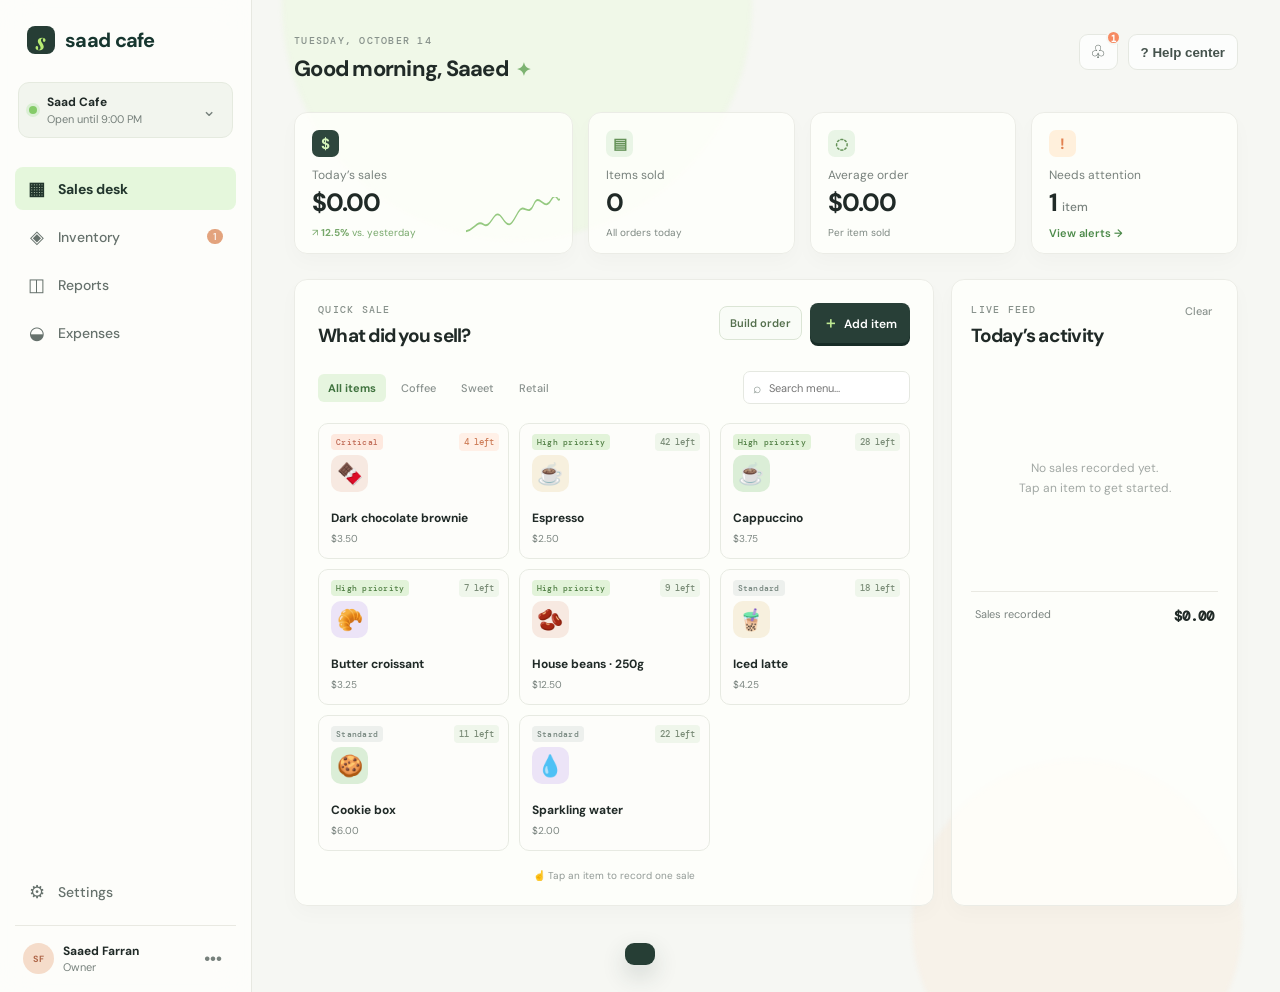
<file: index.html>
<!doctype html>
<html lang="en">
  <head>
    <meta charset="UTF-8" />
    <meta name="viewport" content="width=device-width, initial-scale=1.0" />
    <title>Saad Cafe — Coffee shop console</title>
    <link rel="preconnect" href="https://fonts.googleapis.com" />
    <link rel="preconnect" href="https://fonts.gstatic.com" crossorigin />
    <link href="https://fonts.googleapis.com/css2?family=DM+Mono:wght@400;500&family=DM+Sans:opsz,wght@9..40,400;9..40,500;9..40,600;9..40,700&family=Playfair+Display:ital,wght@0,600;0,700;1,600&display=swap" rel="stylesheet" />
    <link rel="stylesheet" href="style.css" />
  </head>
  <body>
    <div class="ambient ambient-one"></div><div class="ambient ambient-two"></div>
    <div class="app-shell">
      <aside class="sidebar">
        <a class="brand" href="#sales"><span class="brand-mark">s</span><span>saad cafe</span></a>
        <div class="shop-chip"><span class="shop-dot"></span><span><b>Saad Cafe</b><small>Open until 9:00 PM</small></span><button aria-label="More store options">⌄</button></div>
        <nav>
          <a class="nav-item active" data-page="sales" href="#sales"><span>▦</span>Sales desk</a>
          <a class="nav-item" data-page="inventory" href="#inventory"><span>◈</span>Inventory <i id="nav-alert-count">0</i></a>
          <a class="nav-item" data-page="reports" href="#reports"><span>◫</span>Reports</a>
          <a class="nav-item" data-page="expenses" href="#expenses"><span>◒</span>Expenses</a>
        </nav>
        <div class="sidebar-bottom"><a class="nav-item" data-page="settings" href="#settings"><span>⚙</span>Settings</a><div class="user"><div class="avatar">SF</div><span><b>Saaed Farran</b><small>Owner</small></span><button>•••</button></div></div>
      </aside>

      <main>
        <header class="topbar">
          <div><p class="eyebrow" id="page-kicker">TUESDAY, OCTOBER 14</p><h1 id="page-title">Good morning, Saaed <span>✦</span></h1></div>
          <div class="top-actions"><button class="icon-button" id="notification-btn" aria-label="Notifications">♧<em id="notification-badge">0</em></button><button class="help-btn">? <span>Help center</span></button></div>
        </header>

        <section class="page active" id="sales" aria-label="Sales desk">
        <div class="metrics" aria-label="Today’s performance">
          <article class="metric revenue"><div class="metric-icon">$</div><p>Today’s sales</p><h2 id="today-sales">$0.00</h2><span class="trend">↗ <b>12.5%</b> vs. yesterday</span><div class="sparkline"><svg viewBox="0 0 200 42" preserveAspectRatio="none"><path d="M0,36 C20,34 22,24 38,29 S60,9 77,22 S98,27 111,16 S132,22 144,8 S166,16 180,4 S194,7 200,2"/></svg></div></article>
          <article class="metric"><div class="metric-icon soft">▤</div><p>Items sold</p><h2 id="items-sold">0</h2><span class="metric-foot">All orders today</span></article>
          <article class="metric"><div class="metric-icon soft">◌</div><p>Average order</p><h2 id="average-order">$0.00</h2><span class="metric-foot">Per item sold</span></article>
          <article class="metric attention"><div class="metric-icon warning">!</div><p>Needs attention</p><h2 id="attention-count">0 <small>items</small></h2><button id="see-alerts">View alerts →</button></article>
        </div>

        <section class="desk-grid">
          <div class="sell-panel panel">
            <div class="panel-head"><div><p class="eyebrow">QUICK SALE</p><h2>What did you sell?</h2></div><div class="sale-head-actions"><button class="mode-btn" id="order-mode">Build order</button><button class="add-btn" id="open-add"><span>＋</span> Add item</button></div></div>
            <div class="sale-controls"><div class="tabs" id="category-tabs"><button class="selected" data-category="All">All items</button><button data-category="Coffee">Coffee</button><button data-category="Sweet">Sweet</button><button data-category="Retail">Retail</button></div><label class="search"><span>⌕</span><input id="search" placeholder="Search menu..." /></label></div>
            <div class="product-grid" id="product-grid"></div>
            <p class="tap-note" id="tap-note"><span>☝</span> Tap an item to record one sale</p>
          </div>
          <aside class="activity-panel panel" id="sale-side">
            <div id="activity-view"><div class="panel-head"><div><p class="eyebrow">LIVE FEED</p><h2>Today’s activity</h2></div><button class="text-btn" id="clear-history">Clear</button></div><div class="activity-list" id="activity-list"></div><div class="activity-total"><span>Sales recorded</span><strong id="activity-sales">$0.00</strong></div></div>
            <div id="cart-view" hidden><div class="panel-head"><div><p class="eyebrow">CURRENT ORDER</p><h2>Customer order</h2></div><button class="text-btn" id="cancel-order">Cancel</button></div><div class="cart-list" id="cart-list"></div><div class="cart-total"><span>Total</span><strong id="cart-total">$0.00</strong></div><div class="payment-choice"><button class="selected" data-payment="Cash">Cash</button><button data-payment="Card">Card</button></div><button class="add-btn checkout" id="checkout">Complete payment <span>→</span></button></div>
          </aside>
        </section></section>

        <section class="inventory page" id="inventory">
          <div class="inventory-title"><div><p class="eyebrow">STOCK CHECK</p><h2>Keep the good stuff flowing</h2><p class="inventory-intro">See what is ready, what needs to be ordered, and update it in one tap.</p></div><button class="add-btn" id="open-supply"><span>＋</span> Add supply</button></div>
          <div class="inventory-summary"><article><span>Menu items</span><b id="menu-stock-count">0</b><small>Items on the sales screen</small></article><article><span>Supplies</span><b id="supply-stock-count">0</b><small>Beans, milk, cups and more</small></article><article class="reorder"><span>Need to reorder</span><b id="reorder-count">0</b><small>At or below reminder level</small></article></div>
          <div class="inventory-tabs"><button class="selected" data-inventory-view="menu">Menu items</button><button data-inventory-view="supplies">Supplies</button></div>
          <div id="low-stock-alert" class="low-stock-alert" hidden><span class="alert-symbol">!</span><div><b>Stock alert</b><p id="alert-text"></p></div><button id="dismiss-alert">×</button></div>
          <div class="stock-list" id="stock-list"></div>
        </section>

        <section class="reports panel page" id="reports">
          <div class="panel-head report-head"><div><p class="eyebrow">SALES INSIGHTS</p><h2>Your business, at a glance</h2></div><div class="report-actions"><button class="outline-btn" id="export-csv">Export CSV</button><button class="add-btn" id="daily-close">Close day</button><select id="report-period" aria-label="Report period"><option value="today">Today</option><option value="week">Last 7 days</option><option value="all">All time</option></select></div></div>
          <div class="report-kpis"><article><span>Revenue</span><b id="report-revenue">$0.00</b><small id="report-sales-count">0 sales recorded</small></article><article><span>Profit after expenses</span><b id="report-profit">$0.00</b><small id="report-expense-total">No expenses recorded</small></article><article><span>Best seller</span><b id="report-best-seller">—</b><small id="report-best-seller-detail">Start recording sales</small></article><article><span>Most valuable sale</span><b id="report-top-sale">$0.00</b><small id="report-top-sale-detail">No sales yet</small></article></div>
          <div class="report-detail-grid"><div class="report-chart-wrap"><div class="report-subhead"><b>Sales by category</b><small id="report-summary">Tap menu items to build your report.</small></div><div class="category-report" id="category-report"></div></div><div class="report-chart-wrap"><div class="report-subhead"><b>Items sold</b><small>Quantity and revenue by item</small></div><div class="item-sales-report" id="item-sales-report"></div></div></div>
        </section>

        <section class="expenses-page panel page" id="expenses">
          <div class="panel-head"><div><p class="eyebrow">CAFE FINANCES</p><h2>Expenses &amp; profit</h2></div><button class="add-btn" id="open-expense"><span>＋</span> Add expense</button></div>
          <div class="expense-summary"><article><span>Today’s sales</span><b id="expense-revenue">$0.00</b></article><article><span>Today’s expenses</span><b id="expense-total">$0.00</b></article><article class="profit"><span>Estimated profit</span><b id="expense-profit">$0.00</b></article></div><div class="expense-list" id="expense-list"></div>
        </section>

        <section class="settings-page panel page" id="settings">
          <div class="panel-head"><div><p class="eyebrow">WORKSPACE</p><h2>Saad Cafe settings</h2></div></div>
          <div class="settings-grid"><label>Cafe name<input id="cafe-name" value="Saad Cafe" /></label><label>Closing time<input id="closing-time" type="time" value="21:00" /></label><label>Currency<select id="currency"><option value="USD">USD ($)</option><option value="LBP">LBP (ل.ل)</option></select><small class="rate-note" id="rate-note">1 USD = 90,000 LBP</small></label><label>Language<select id="language"><option value="en">English</option><option value="ar">العربية</option></select></label><div class="settings-note"><span>♧</span><div><b>Stock alerts are on</b><small>We’ll flag an item when it reaches its personal reminder level.</small></div></div></div><div class="settings-actions"><button class="add-btn" id="save-settings">Save changes <span>→</span></button><button class="outline-btn" id="export-backup">Download backup</button><label class="outline-btn import-btn">Restore backup<input type="file" id="import-backup" accept="application/json" hidden /></label><button class="outline-btn" id="show-qr">QR menu</button></div><p class="settings-hint">Backups contain sales, inventory, and expenses. QR menus work after this site is published online.</p>
        </section>
      </main>
    </div>

    <dialog id="item-modal">
      <form method="dialog" id="item-form">
        <div class="modal-head"><div><p class="eyebrow">MENU &amp; INVENTORY</p><h2>Add a new item</h2></div><button class="modal-close" type="button" id="close-modal">×</button></div>
        <p class="modal-intro">Add it once and it will appear on the quick-sale screen.</p>
        <div class="form-grid"><label>Item name<input name="name" required placeholder="e.g. Iced latte" /></label><label><span class="price-label">Price (USD)</span><input name="price" required type="number" min="0" step="0.01" placeholder="4.50" /><small class="price-entry-note">Enter the price in the selected currency.</small></label><label>Category<select name="category"><option>Coffee</option><option>Sweet</option><option>Retail</option></select></label><label>Priority<select name="priority"><option value="standard">Standard</option><option value="high">High</option><option value="critical">Critical</option></select></label><label>Starting quantity<input name="stock" required type="number" min="0" placeholder="20" /></label><label>Remind me when left<input name="threshold" required type="number" min="0" placeholder="5" /></label><label>Item emoji<input name="emoji" maxlength="2" placeholder="☕" value="☕" /></label></div>
        <div class="modal-actions"><button class="outline-btn" type="button" id="cancel-modal">Cancel</button><button class="add-btn" type="submit">Add to menu <span>→</span></button></div>
      </form>
    </dialog>
    <dialog id="edit-modal"><form method="dialog" id="edit-form"><div class="modal-head"><div><p class="eyebrow">MENU &amp; INVENTORY</p><h2>Edit item</h2></div><button class="modal-close" type="button" data-close="edit-modal">×</button></div><div class="form-grid"><label>Item name<input name="name" required /></label><label><span class="price-label">Price (USD)</span><input name="price" required type="number" min="0" step="0.01" /></label><label>Category<select name="category"><option>Coffee</option><option>Sweet</option><option>Retail</option></select></label><label>Priority<select name="priority"><option value="standard">Standard</option><option value="high">High</option><option value="critical">Critical</option></select></label><label>Quantity<input name="stock" required type="number" min="0" /></label><label>Remind me when left<input name="threshold" required type="number" min="0" /></label><label>Item emoji<input name="emoji" maxlength="2" /></label></div><div class="modal-actions"><button class="outline-btn" type="button" data-close="edit-modal">Cancel</button><button class="add-btn" type="submit">Save item <span>→</span></button></div></form></dialog>
    <dialog id="expense-modal"><form method="dialog" id="expense-form"><div class="modal-head"><div><p class="eyebrow">CAFE FINANCES</p><h2>Add an expense</h2></div><button class="modal-close" type="button" data-close="expense-modal">×</button></div><p class="modal-intro">Record milk, beans, rent, or any shop cost to see a real profit estimate.</p><div class="form-grid"><label>Expense name<input name="name" required placeholder="e.g. Milk delivery" /></label><label><span class="amount-label">Amount (USD)</span><input name="amount" required type="number" min="0" step="0.01" placeholder="20.00" /></label><label>Category<select name="category"><option>Supplies</option><option>Rent</option><option>Utilities</option><option>Other</option></select></label></div><div class="modal-actions"><button class="outline-btn" type="button" data-close="expense-modal">Cancel</button><button class="add-btn" type="submit">Save expense <span>→</span></button></div></form></dialog>
    <dialog id="supply-modal"><form method="dialog" id="supply-form"><div class="modal-head"><div><p class="eyebrow">CAFE SUPPLIES</p><h2 id="supply-modal-title">Add a supply</h2></div><button class="modal-close" type="button" data-close="supply-modal">×</button></div><p class="modal-intro">For things used to make or serve drinks, such as milk, beans, cups, or syrup.</p><div class="form-grid"><label>Supply name<input name="name" required placeholder="e.g. Oat milk" /></label><label>Quantity on hand<input name="stock" required type="number" min="0" placeholder="12" /></label><label>Unit<select name="unit"><option>pieces</option><option>kg</option><option>liters</option><option>boxes</option><option>bottles</option></select></label><label>Remind me when left<input name="threshold" required type="number" min="0" placeholder="3" /></label><label>Emoji<input name="emoji" maxlength="2" value="📦" /></label></div><div class="modal-actions"><button class="outline-btn" type="button" data-close="supply-modal">Cancel</button><button class="add-btn" type="submit">Save supply <span>→</span></button></div></form></dialog>
    <dialog id="closing-modal"><div class="close-report"><div class="modal-head"><div><p class="eyebrow">DAILY CLOSING</p><h2>Saad Cafe · today</h2></div><button class="modal-close" type="button" data-close="closing-modal">×</button></div><div id="closing-content"></div><div class="modal-actions"><button class="outline-btn" type="button" id="print-closing">Print summary</button><button class="add-btn" type="button" data-close="closing-modal">Done</button></div></div></dialog>
    <dialog id="qr-modal"><div class="qr-box"><div class="modal-head"><div><p class="eyebrow">CUSTOMER MENU</p><h2>Saad Cafe QR menu</h2></div><button class="modal-close" type="button" data-close="qr-modal">×</button></div><img id="qr-image" alt="QR code for Saad Cafe menu" /><p>Publish this website online first. Then this QR code lets customers open the menu from their phone.</p><button class="outline-btn" type="button" id="copy-menu-link">Copy menu link</button></div></dialog>
    <div class="toast" id="toast"></div>
    <script src="app.js?v=6"></script>
  </body>
</html>
</file>
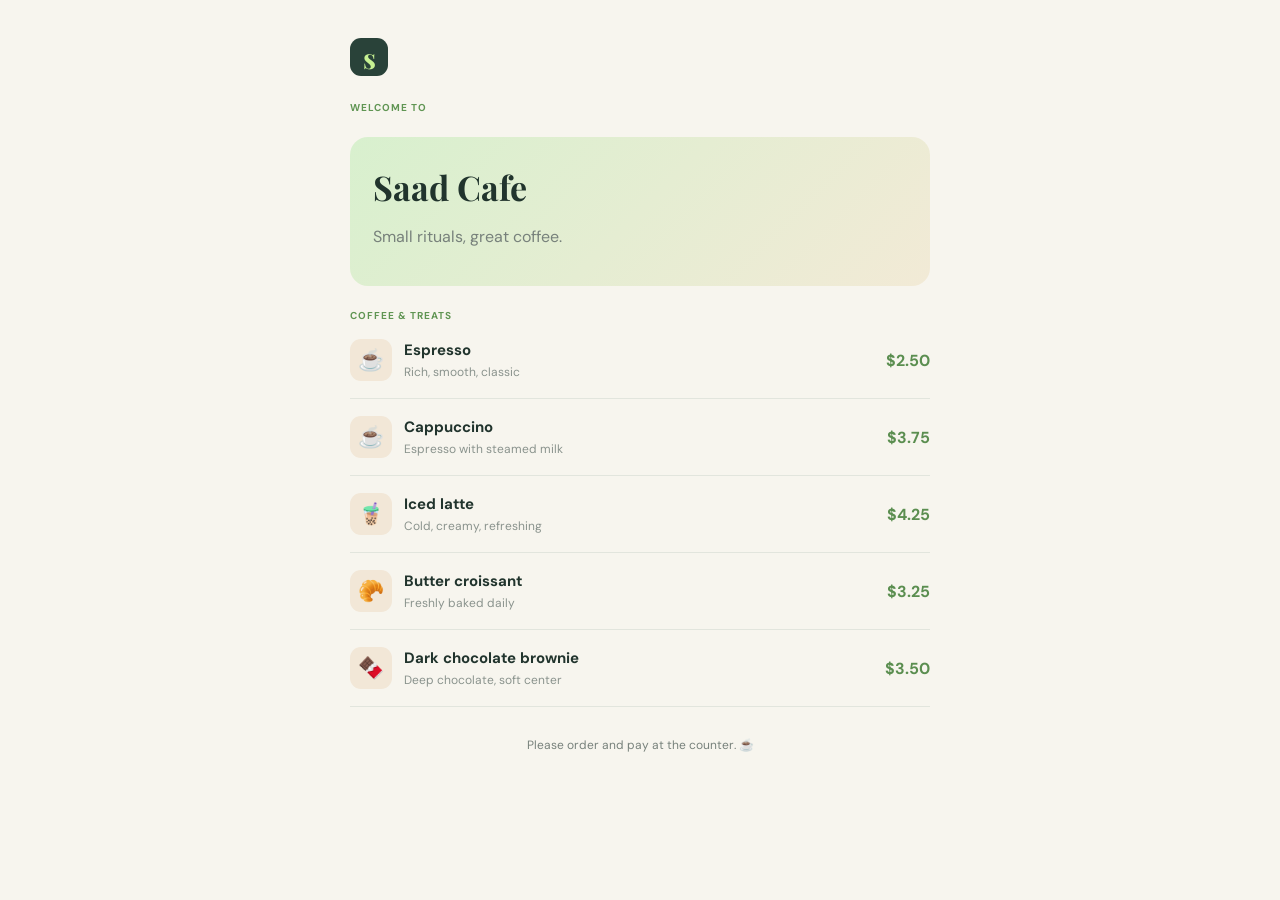
<file: menu.html>
<!doctype html><html lang="en"><head><meta charset="UTF-8"><meta name="viewport" content="width=device-width,initial-scale=1"><title>Saad Cafe Menu</title><link href="https://fonts.googleapis.com/css2?family=DM+Sans:wght@400;600;700&family=Playfair+Display:wght@700&display=swap" rel="stylesheet"><style>body{margin:0;background:#f7f5ee;color:#21342d;font-family:'DM Sans',sans-serif}.menu{max-width:580px;margin:auto;padding:38px 22px 60px}.mark{display:grid;place-items:center;width:38px;height:38px;background:#294239;color:#c7f293;border-radius:11px;font:700 28px 'Playfair Display';margin-bottom:25px}p{color:#77817b}.hero{background:linear-gradient(135deg,#d8f0ce,#f2ead6);padding:23px;border-radius:18px;margin:23px 0}.hero h1{font:700 34px 'Playfair Display';margin:4px 0 8px}.tag{font-size:10px;letter-spacing:1px;font-weight:700;color:#609553}.row{padding:17px 0;border-bottom:1px solid #e2e5dd;display:flex;gap:12px;align-items:center}.emoji{width:42px;height:42px;border-radius:11px;background:#f2e7d7;display:grid;place-items:center;font-size:21px}.row div{flex:1}.row b{display:block;font-size:15px}.row small{color:#8a938d;font-size:12px}.price{font-weight:700;color:#5b8e50}.note{text-align:center;font-size:12px;margin-top:30px}</style></head><body><main class="menu"><div class="mark">s</div><div class="tag">WELCOME TO</div><section class="hero"><h1>Saad Cafe</h1><p>Small rituals, great coffee.</p></section><div class="tag">COFFEE &amp; TREATS</div><div class="row"><span class="emoji">☕</span><div><b>Espresso</b><small>Rich, smooth, classic</small></div><span class="price">$2.50</span></div><div class="row"><span class="emoji">☕</span><div><b>Cappuccino</b><small>Espresso with steamed milk</small></div><span class="price">$3.75</span></div><div class="row"><span class="emoji">🧋</span><div><b>Iced latte</b><small>Cold, creamy, refreshing</small></div><span class="price">$4.25</span></div><div class="row"><span class="emoji">🥐</span><div><b>Butter croissant</b><small>Freshly baked daily</small></div><span class="price">$3.25</span></div><div class="row"><span class="emoji">🍫</span><div><b>Dark chocolate brownie</b><small>Deep chocolate, soft center</small></div><span class="price">$3.50</span></div><p class="note">Please order and pay at the counter. ☕</p></main></body></html>
</file>
<file: style.css>
:root{--ink:#202a27;--muted:#77817c;--line:#e9e9e2;--mint:#d8f5d0;--acid:#b8ed74;--paper:#fbfbf8;--orange:#f68a62;--pink:#f7e9e1;--cream:#f7f0de;--sage:#d9ead2}*{box-sizing:border-box}body{margin:0;background:#f6f7f3;color:var(--ink);font-family:'DM Sans',sans-serif;font-size:14px}.ambient{position:fixed;border-radius:999px;filter:blur(2px);opacity:.35;pointer-events:none}.ambient-one{width:470px;height:470px;background:#e4f8d3;top:-230px;left:22%}.ambient-two{width:330px;height:330px;background:#f9e8d6;bottom:-190px;right:3%}.app-shell{min-height:100vh;display:grid;grid-template-columns:252px 1fr;position:relative}.sidebar{display:flex;flex-direction:column;padding:26px 15px 18px;background:rgba(255,255,252,.72);border-right:1px solid #e7e8e1;backdrop-filter:blur(16px);min-height:100vh}.brand{display:flex;align-items:center;gap:10px;padding:0 12px 28px;text-decoration:none;color:#17362f;font-size:20px;font-weight:700;letter-spacing:-.7px}.brand-mark{width:28px;height:28px;border-radius:8px;background:#263d35;color:var(--acid);display:grid;place-items:center;font:italic 700 23px/1 'Playfair Display'}.shop-chip{display:flex;align-items:center;gap:10px;background:#f2f5ee;border:1px solid #e5eadf;padding:11px 10px;border-radius:11px;margin:0 3px 29px}.shop-chip span:not(.shop-dot){display:grid;gap:2px;flex:1}.shop-chip b,.user b{font-size:12px}.shop-chip small,.user small{font-size:11px;color:var(--muted)}.shop-chip button,.user button{border:0;background:transparent;color:var(--muted);font-size:17px}.shop-dot{width:8px;height:8px;background:#85cb69;border-radius:50%;box-shadow:0 0 0 3px #dbefd5}nav{display:grid;gap:5px}.nav-item{height:43px;display:flex;align-items:center;gap:13px;padding:0 13px;border-radius:8px;text-decoration:none;color:#66716c;font-weight:500}.nav-item>span{font-size:18px;width:17px;text-align:center}.nav-item.active{background:#e5f7dc;color:#22362d;font-weight:700}.nav-item i{font-size:10px;font-style:normal;background:#e3a37d;color:white;border-radius:20px;padding:1px 6px;margin-left:auto}.sidebar-bottom{margin-top:auto}.user{display:flex;align-items:center;gap:9px;border-top:1px solid var(--line);padding:17px 8px 0;margin-top:12px}.user span{display:grid;gap:1px;flex:1}.avatar{width:31px;height:31px;background:#f5dcca;border-radius:50%;display:grid;place-items:center;color:#ae6648;font-size:9px;font-weight:700}main{padding:34px 42px 55px;max-width:1560px;width:100%;margin:auto}.topbar{display:flex;justify-content:space-between;align-items:start;margin-bottom:29px}.eyebrow{font:500 10px 'DM Mono',monospace;letter-spacing:1.25px;color:#87918b;margin:0 0 7px}.topbar h1,.panel-head h2,.inventory h2,.modal-head h2{font-size:22px;letter-spacing:-.75px;margin:0}.topbar h1 span{font-size:18px;color:#7db371;margin-left:4px}.top-actions{display:flex;gap:10px;align-items:center}.icon-button,.help-btn{height:36px;border:1px solid #e5e8e1;background:rgba(255,255,255,.7);border-radius:9px;color:#45534d}.icon-button{width:39px;font-size:18px;position:relative}.icon-button em{position:absolute;right:-4px;top:-5px;min-width:15px;height:15px;padding:1px;background:var(--orange);border:2px solid #f6f7f3;color:white;border-radius:12px;font:700 9px 'DM Mono';font-style:normal}.icon-button em:empty{display:none}.help-btn{padding:0 12px;font-weight:600}.metrics{display:grid;grid-template-columns:1.35fr 1fr 1fr 1fr;gap:15px;margin-bottom:25px}.metric,.panel{background:rgba(255,255,252,.8);border:1px solid #ebece6;border-radius:13px;box-shadow:0 8px 20px rgba(36,51,44,.025)}.metric{height:142px;padding:17px;position:relative;overflow:hidden}.metric-icon{width:27px;height:27px;background:#2e463d;color:#d5f4ba;display:grid;place-items:center;border-radius:7px;font-weight:700;font-size:15px;margin-bottom:10px}.metric-icon.soft{background:#e9f5e6;color:#659259}.metric-icon.warning{background:#fff0dc;color:#e28150}.metric p{font-size:12px;color:#78827d;margin:0 0 3px}.metric h2{font-size:25px;letter-spacing:-1px;margin:0}.metric h2 small{font-size:12px;color:#78827d;font-weight:500;letter-spacing:0}.trend,.metric-foot{font-size:10px;color:#7d8882;display:block;margin-top:7px}.trend{color:#77a86b}.trend b{font-weight:700}.sparkline{position:absolute;right:12px;bottom:16px;width:94px;height:40px}.sparkline svg{width:100%;height:100%}.sparkline path{fill:none;stroke:#95c981;stroke-width:2}.attention button{border:0;background:none;color:#4c8a4a;font:600 11px 'DM Sans';padding:0;margin-top:7px}.desk-grid{display:grid;grid-template-columns:minmax(600px,1.9fr) minmax(275px,.85fr);gap:17px;margin-bottom:31px}.panel{padding:23px}.panel-head,.inventory-title,.modal-head{display:flex;justify-content:space-between;align-items:flex-start}.panel-head h2{font-size:19px}.add-btn{border:0;border-radius:8px;background:#283f37;color:white;font:600 12px 'DM Sans';padding:10px 13px;box-shadow:0 3px 0 #172c26;cursor:pointer;transition:.15s}.add-btn:hover{transform:translateY(-1px);background:#345247}.add-btn span{color:#bfea93;font-size:15px;margin-right:3px}.sale-controls{display:flex;justify-content:space-between;gap:10px;margin:23px 0 19px}.tabs{display:flex;gap:5px;align-items:center;overflow:auto}.tabs button{border:0;background:transparent;color:#89928e;font:500 11px 'DM Sans';padding:7px 10px;border-radius:6px;white-space:nowrap;cursor:pointer}.tabs .selected{background:#e6f5df;color:#40733f;font-weight:700}.search{border:1px solid #e5e8e1;border-radius:7px;background:#fff;display:flex;align-items:center;gap:6px;padding:0 9px;min-width:155px;color:#84908a}.search input{border:0;outline:0;width:100%;height:31px;font:11px 'DM Sans';color:var(--ink)}.product-grid{display:grid;grid-template-columns:repeat(3,1fr);gap:10px}.product{min-height:125px;position:relative;border:1px solid #e7eae2;background:#fdfdfa;border-radius:10px;padding:12px;cursor:pointer;text-align:left;transition:.16s;font-family:inherit;color:var(--ink)}.product:hover{transform:translateY(-2px);border-color:#acd58e;box-shadow:0 7px 14px rgba(84,128,71,.1)}.product:active{transform:scale(.98)}.product .food-icon{width:37px;height:37px;border-radius:10px;display:grid;place-items:center;font-size:21px;margin-bottom:18px}.product:nth-child(4n+1) .food-icon{background:var(--pink)}.product:nth-child(4n+2) .food-icon{background:var(--cream)}.product:nth-child(4n+3) .food-icon{background:#dbeed7}.product:nth-child(4n) .food-icon{background:#ece4f7}.product b{display:block;font-size:12px;margin-bottom:3px}.product small{font-size:10px;color:#7b8580}.product .stock-pill{position:absolute;right:9px;top:9px;font:500 9px 'DM Mono';color:#7a8c77;background:#eff6eb;padding:3px 5px;border-radius:4px}.product.low .stock-pill{background:#fff0e7;color:#cf805c}.product.out{opacity:.48;filter:grayscale(1);cursor:not-allowed}.tap-note{text-align:center;color:#929a96;font-size:10px;margin:18px 0 0}.tap-note span{color:#79ad63}.activity-panel{padding:23px 19px;display:flex;flex-direction:column}.text-btn{background:none;border:0;color:#8a938e;font:500 11px 'DM Sans';cursor:pointer}.activity-list{margin-top:18px;display:grid;align-content:start;gap:4px;max-height:360px;overflow:auto}.activity{display:flex;align-items:center;gap:9px;padding:8px 4px;border-bottom:1px solid #f0f1ec}.activity-icon{width:30px;height:30px;border-radius:8px;background:#f2eddf;display:grid;place-items:center;font-size:15px}.activity div:nth-child(2){flex:1}.activity b{font-size:11px;display:block}.activity small{color:#929b96;font-size:9px}.activity strong{font:500 11px 'DM Mono'}.activity-empty{height:225px;display:grid;place-items:center;text-align:center;color:#a1a8a4;font-size:12px;line-height:1.6}.activity-total{border-top:1px solid var(--line);margin-top:auto;padding:15px 4px 0;display:flex;justify-content:space-between;color:#7b8580;font-size:11px}.activity-total strong{font:600 14px 'DM Mono';color:var(--ink)}.inventory{padding:0 2px}.inventory-title{align-items:center;margin-bottom:13px}.inventory h2{font-size:19px}.outline-btn{border:1px solid #dfe4dc;background:#fff;border-radius:8px;padding:9px 12px;color:#53615b;font:600 11px 'DM Sans';cursor:pointer}.outline-btn span{color:#7da96a;margin-left:5px}.low-stock-alert{background:#fff8e9;border:1px solid #f2dfb6;border-radius:9px;padding:10px 12px;display:flex;align-items:center;gap:10px;margin-bottom:11px}.low-stock-alert .alert-symbol{width:23px;height:23px;border-radius:50%;display:grid;place-items:center;background:#f5c365;color:#fff;font-weight:700}.low-stock-alert div{flex:1}.low-stock-alert b{font-size:11px}.low-stock-alert p{margin:2px 0 0;font-size:11px;color:#7e7461}.low-stock-alert button{border:0;background:none;color:#9e927b;font-size:18px;cursor:pointer}.stock-list{display:grid;grid-template-columns:repeat(4,1fr);gap:11px}.stock-card{background:rgba(255,255,252,.82);border:1px solid #ebece6;border-radius:10px;padding:12px}.stock-card header{display:flex;align-items:center;gap:8px;margin-bottom:10px}.mini-icon{width:28px;height:28px;border-radius:7px;background:#edf3e9;display:grid;place-items:center;font-size:15px}.stock-card b{font-size:11px}.stock-card small{display:block;color:#88918c;font-size:9px;margin-top:1px}.stock-card .bar{height:5px;background:#edf0e9;border-radius:4px;overflow:hidden;margin-top:7px}.stock-card .bar span{display:block;background:#86bc72;height:100%;border-radius:4px}.stock-card.low .bar span{background:#eaa77b}.stock-card button{border:0;background:none;color:#7b847f;font:500 10px 'DM Sans';padding:6px 0 0;cursor:pointer}dialog{border:0;border-radius:15px;padding:0;box-shadow:0 25px 70px #1a2f2840;width:min(550px,calc(100% - 30px));background:#fff}dialog::backdrop{background:#192c263d;backdrop-filter:blur(3px)}dialog form{padding:25px}.modal-head h2{font-size:21px}.modal-close{border:0;background:#f0f2ec;border-radius:50%;width:28px;height:28px;font-size:19px;color:#64706a;cursor:pointer}.modal-intro{color:#79837e;font-size:12px;margin:8px 0 21px}.form-grid{display:grid;grid-template-columns:1fr 1fr;gap:14px}.form-grid label{display:grid;gap:6px;color:#59655f;font-size:11px;font-weight:600}.form-grid input,.form-grid select{border:1px solid #dfe4dc;border-radius:7px;padding:9px;font:12px 'DM Sans';outline-color:#90bd78;color:var(--ink);background:#fff}.modal-actions{display:flex;justify-content:flex-end;gap:9px;margin-top:25px}.toast{position:fixed;bottom:25px;left:50%;transform:translate(-50%,90px);background:#263e35;color:white;border-radius:9px;padding:11px 15px;font-size:12px;box-shadow:0 10px 25px #243a3330;transition:.25s;z-index:4}.toast.show{transform:translate(-50%,0)}
@media(max-width:1050px){.app-shell{grid-template-columns:70px 1fr}.sidebar{padding:22px 10px}.brand{padding:0 10px 27px}.brand>span:last-child,.shop-chip span:not(.shop-dot),.shop-chip button,.nav-item:not(.active){font-size:0}.shop-chip{justify-content:center;padding:12px 0}.nav-item{justify-content:center;padding:0}.nav-item>span{font-size:18px}.nav-item i{display:none}.user{justify-content:center}.user span,.user button{display:none}.metrics{grid-template-columns:repeat(2,1fr)}.desk-grid{grid-template-columns:1fr}.activity-panel{min-height:240px}.activity-list{max-height:210px}}@media(max-width:650px){.app-shell{display:block}.sidebar{display:none}main{padding:23px 16px}.topbar{margin-bottom:23px}.topbar h1{font-size:20px}.help-btn span{display:none}.metrics{grid-template-columns:1fr 1fr;gap:9px}.metric{height:128px;padding:13px}.metric.revenue{grid-column:span 2}.desk-grid{margin-bottom:25px}.panel{padding:17px 13px}.sale-controls{align-items:stretch;flex-direction:column}.search{width:100%}.product-grid{grid-template-columns:repeat(2,1fr)}.stock-list{grid-template-columns:repeat(2,1fr)}.inventory-title{align-items:end}.inventory-title .outline-btn{font-size:0;padding:9px}.inventory-title .outline-btn span{font-size:15px;margin:0}.form-grid{grid-template-columns:1fr}.top-actions{gap:6px}}
.priority{font:500 8px 'DM Mono';letter-spacing:.25px;padding:3px 5px;border-radius:4px;white-space:nowrap}.product .priority{position:absolute;left:12px;top:10px}.product .priority+.food-icon{margin-top:19px}.priority-standard{color:#71827a;background:#edf0ed}.priority-high{color:#4f7e43;background:#e2f3d9}.priority-critical{color:#be6651;background:#fee9df}.stock-card header .priority{margin-left:auto}.reports{margin-top:32px;padding:23px}.report-head{align-items:center}.report-head select{border:1px solid #dfe4dc;border-radius:7px;padding:8px 28px 8px 10px;background:#fff;color:#53615b;font:600 11px 'DM Sans'}.report-kpis{display:grid;grid-template-columns:repeat(3,1fr);gap:11px;margin:20px 0}.report-kpis article{border:1px solid #edf0e9;border-radius:9px;background:linear-gradient(120deg,#fbfcf9,#f3f8f0);padding:14px}.report-kpis span,.report-kpis small{display:block;color:#7b8580;font-size:10px}.report-kpis b{display:block;font-size:19px;letter-spacing:-.6px;margin:7px 0 3px}.report-chart-wrap{border-top:1px solid var(--line);padding-top:17px}.report-subhead{display:flex;justify-content:space-between;align-items:center;margin-bottom:13px}.report-subhead b{font-size:12px}.report-subhead small{font-size:10px;color:#818b85}.category-report{display:grid;gap:9px}.category-line{display:grid;grid-template-columns:72px 1fr 55px;align-items:center;gap:10px;font-size:11px;color:#5f6b65}.category-line>div{height:8px;background:#edf0e9;border-radius:10px;overflow:hidden}.category-line i{display:block;height:100%;background:linear-gradient(90deg,#9cd582,#5b9a59);border-radius:inherit}.category-line b{text-align:right;font:500 10px 'DM Mono';color:#52625a}.empty-report{padding:17px;border:1px dashed #dce4d8;border-radius:8px;text-align:center;color:#909a94;font-size:11px}@media(max-width:650px){.report-kpis{grid-template-columns:1fr}.report-head{align-items:flex-start}.report-subhead{align-items:flex-start;gap:8px;flex-direction:column}.category-line{grid-template-columns:61px 1fr 48px}}
.page{display:none}.page.active{display:block}.page#sales.active{display:block}.team-page,.settings-page{padding:24px;min-height:390px}.team-grid{display:grid;grid-template-columns:repeat(3,1fr);gap:12px;margin-top:22px}.team-card{min-height:145px;border:1px solid #e7ebe4;background:linear-gradient(145deg,#fffefb,#f4f8f0);border-radius:11px;padding:15px;display:grid;grid-template-columns:39px 1fr;align-content:start;gap:10px}.team-avatar{width:39px;height:39px;border-radius:12px;background:#e5efe1;color:#547752;display:grid;place-items:center;font-size:12px;font-weight:700}.team-avatar.owner{background:#f7dfce;color:#b46748}.team-avatar.barista{background:#e1eef8;color:#5a86a9}.team-card b{font-size:12px;display:block;margin:3px 0}.team-card small{color:#7b8580;font-size:10px;line-height:1.4}.status{grid-column:1/-1;font:500 9px 'DM Mono';margin-top:12px}.status.online{color:#64a958}.status.online:before{content:'●';font-size:7px;margin-right:5px}.team-card.invite{border-style:dashed;background:#fcfdfb}.team-card.invite button{grid-column:1/-1;justify-self:start;border:0;background:none;color:#4d8b4a;font:600 11px 'DM Sans';padding:5px 0;cursor:pointer}.settings-grid{display:grid;grid-template-columns:repeat(2,minmax(160px,1fr));gap:17px;max-width:650px;margin:24px 0}.settings-grid label{display:grid;gap:7px;color:#59655f;font-size:11px;font-weight:600}.settings-grid input,.settings-grid select{border:1px solid #dfe4dc;border-radius:7px;padding:10px;font:12px 'DM Sans';outline-color:#90bd78;background:white}.settings-note{grid-column:1/-1;border:1px solid #dcead5;background:#f4faef;border-radius:9px;padding:12px;display:flex;gap:10px}.settings-note>span{font-size:20px;color:#659e55}.settings-note b,.settings-note small{display:block}.settings-note b{font-size:11px;margin:1px 0 3px}.settings-note small{color:#738179;font-size:10px}@media(max-width:650px){.team-grid{grid-template-columns:1fr}.settings-grid{grid-template-columns:1fr}.team-page,.settings-page{min-height:300px}}
.stock-actions{display:flex;gap:12px}.stock-card .delete-item{color:#be6651}
.sale-head-actions,.report-actions,.settings-actions{display:flex;align-items:center;gap:8px}.mode-btn{border:1px solid #dbe5d5;border-radius:8px;background:#f9fcf7;color:#55704e;padding:9px 10px;font:600 11px 'DM Sans';cursor:pointer}.mode-btn.active{background:#e1f3d9;color:#356d36}.cart-list{margin-top:18px;display:grid;gap:4px;min-height:192px;align-content:start}.cart-row{display:grid;grid-template-columns:28px 1fr auto 20px;gap:7px;align-items:center;padding:9px 2px;border-bottom:1px solid #eff1ed}.cart-row>span{font-size:16px}.cart-row b{display:block;font-size:11px}.cart-row small{font-size:9px;color:#83908a}.cart-row strong{font:500 11px 'DM Mono'}.cart-row button{border:0;background:none;color:#bd6a55;font-size:17px;cursor:pointer}.cart-total{display:flex;justify-content:space-between;border-top:1px solid var(--line);padding:14px 3px 10px;margin-top:auto}.cart-total span{color:#78847d;font-size:11px}.cart-total strong{font:600 17px 'DM Mono'}.payment-choice{display:grid;grid-template-columns:1fr 1fr;gap:6px;margin:4px 0 10px}.payment-choice button{border:1px solid #e0e5dd;background:white;border-radius:7px;color:#758078;padding:8px;font:600 11px 'DM Sans';cursor:pointer}.payment-choice button.selected{background:#e7f6df;border-color:#b9dca7;color:#43743d}.checkout{width:100%;margin-top:1px}.checkout:disabled{background:#aab5af;box-shadow:none;cursor:not-allowed}.report-kpis{grid-template-columns:repeat(4,1fr)}.report-actions select{border:1px solid #dfe4dc;border-radius:7px;padding:8px;background:#fff;color:#53615b;font:600 11px 'DM Sans'}.expenses-page{padding:24px}.expense-summary{display:grid;grid-template-columns:repeat(3,1fr);gap:11px;margin:22px 0}.expense-summary article{border:1px solid #e8ece5;background:#fcfdfb;border-radius:10px;padding:15px}.expense-summary .profit{background:linear-gradient(120deg,#eaf7e3,#f8fbf5)}.expense-summary span{display:block;color:#7e8882;font-size:10px}.expense-summary b{display:block;margin-top:7px;font-size:21px;letter-spacing:-.8px}.expense-list{display:grid;gap:3px;border-top:1px solid var(--line);padding-top:9px}.expense-entry{display:grid;grid-template-columns:29px 1fr auto 25px;align-items:center;gap:9px;padding:10px 4px;border-bottom:1px solid #f0f1ed}.expense-icon{width:29px;height:29px;background:#fff0e7;color:#d18464;border-radius:8px;display:grid;place-items:center}.expense-entry b{display:block;font-size:11px}.expense-entry small{color:#87908b;font-size:9px}.expense-entry strong{font:500 11px 'DM Mono';color:#b9654f}.expense-entry button{border:0;background:none;color:#aab1ad;font-size:17px;cursor:pointer}.settings-actions{flex-wrap:wrap}.danger-outline{border:1px solid #efc7bb;background:#fff;color:#bf6952;border-radius:8px;padding:9px 12px;font:600 11px 'DM Sans';cursor:pointer}.import-btn{display:inline-flex;align-items:center}.settings-hint{color:#89938d;font-size:10px;margin:13px 0 0}.close-report,.qr-box{padding:25px}.closing-numbers{display:grid;grid-template-columns:repeat(3,1fr);gap:9px;margin:22px 0 14px}.closing-numbers div{background:#f5f8f2;border-radius:9px;padding:12px}.closing-numbers span,.closing-details span{display:block;color:#7e8882;font-size:10px}.closing-numbers b{font-size:16px;display:block;margin-top:6px}.closing-details{display:grid;gap:8px;border-top:1px solid var(--line);padding-top:14px}.closing-details>b{font-size:12px}.closing-details span{display:flex;justify-content:space-between}.closing-details strong{font:500 11px 'DM Mono';color:#3a4c44}.qr-box{max-width:400px}.qr-box img{display:block;width:200px;height:200px;margin:20px auto 12px}.qr-box p{font-size:11px;line-height:1.5;color:#7a8580;text-align:center}.lock-screen{position:fixed;inset:0;z-index:20;background:rgba(28,43,37,.86);backdrop-filter:blur(12px);display:grid;place-items:center;padding:20px}.lock-card{width:min(380px,100%);text-align:center;background:#fffefa;border-radius:17px;padding:32px;box-shadow:0 20px 65px #10251e80}.lock-card .brand-mark{margin:0 auto 20px}.lock-card h1{font:700 25px 'Playfair Display';margin:7px 0}.lock-card p:not(.eyebrow){font-size:12px;line-height:1.55;color:#748079;margin:0 0 19px}.lock-card input{width:100%;border:1px solid #dce3d9;border-radius:8px;padding:11px;margin-bottom:10px;text-align:center;font:16px 'DM Mono';outline-color:#8abd76}.lock-card .add-btn{width:100%}.lock-card small{display:block;color:#c46851;font-size:10px;margin-top:10px}.arabic{font-family:'DM Sans',sans-serif}.arabic .sidebar{border-right:0;border-left:1px solid #e7e8e1}.arabic .stock-card header .priority{margin-left:0;margin-right:auto}@media(max-width:1050px){.report-kpis{grid-template-columns:repeat(2,1fr)}}@media(max-width:650px){.sale-head-actions{gap:5px}.sale-head-actions .add-btn,.sale-head-actions .mode-btn{padding:8px 7px;font-size:10px}.report-actions{display:grid;grid-template-columns:1fr 1fr;width:100%;margin-top:10px}.report-head{display:block}.report-actions select{grid-column:1/-1}.expense-summary{grid-template-columns:1fr}.expenses-page{padding:17px 13px}.closing-numbers{grid-template-columns:1fr}.settings-actions{align-items:stretch}.settings-actions>*{flex:1;text-align:center}.qr-box{padding:20px}}
.report-detail-grid{display:grid;grid-template-columns:1fr 1fr;gap:26px}.item-sales-report{display:grid;gap:6px}.item-sale-line{display:grid;grid-template-columns:25px 1fr auto auto;gap:7px;align-items:center;border-bottom:1px solid #f0f1ed;padding:6px 0}.item-sale-line>b{font-size:11px}.item-sale-line>small{font-size:9px;color:#7e8982}.item-sale-line>strong{font:500 10px 'DM Mono';color:#52625a}.closing-grid{display:grid;grid-template-columns:1fr 1fr;gap:20px}.closing-details hr{width:100%;border:0;border-top:1px solid #edf0eb;margin:5px 0}.closing-details span i{font:500 8px 'DM Mono';color:#bd765b;background:#fff0e8;border-radius:4px;padding:2px 4px;margin-right:4px;font-style:normal}.expenses-breakdown{border-color:#f0ded6}@media(max-width:650px){.report-detail-grid,.closing-grid{grid-template-columns:1fr}}
.inventory-intro{font-size:11px;color:#7e8982;margin:7px 0 0}.inventory-summary{display:grid;grid-template-columns:repeat(3,1fr);gap:11px;margin:19px 0 14px}.inventory-summary article{background:#fffefa;border:1px solid #e9ede6;border-radius:10px;padding:13px}.inventory-summary span,.inventory-summary small{display:block;font-size:10px;color:#7c8780}.inventory-summary b{display:block;font-size:20px;margin:5px 0 2px}.inventory-summary .reorder{background:#fff9ef;border-color:#f3e4bd}.inventory-tabs{display:flex;gap:5px;margin:0 0 13px}.inventory-tabs button{border:0;background:transparent;color:#7c8680;font:600 11px 'DM Sans';padding:8px 11px;border-radius:7px;cursor:pointer}.inventory-tabs button.selected{color:#427442;background:#e7f5df}.stock-status{margin-left:auto;border-radius:99px;padding:4px 7px;font:500 9px 'DM Mono';white-space:nowrap}.stock-status.ready{background:#eaf5e6;color:#619258}.stock-status.reorder{background:#fff0e7;color:#c77859}.stock-list{grid-template-columns:repeat(3,1fr)}.stock-card{min-height:132px}.stock-card header{align-items:flex-start}.stock-card header div{flex:1}.stock-actions{margin-top:1px}.stock-actions button{font-size:10px}@media(max-width:900px){.stock-list{grid-template-columns:repeat(2,1fr)}}@media(max-width:650px){.inventory-summary{grid-template-columns:1fr 1fr}.inventory-summary .reorder{grid-column:span 2}.stock-list{grid-template-columns:1fr}.inventory-title{gap:10px}.inventory-intro{max-width:220px}}
.rate-note{font-size:9px;color:#63925b;font-weight:500}
.price-entry-note{font-size:9px;color:#7c8780;font-weight:400;line-height:1.3}
</file>
